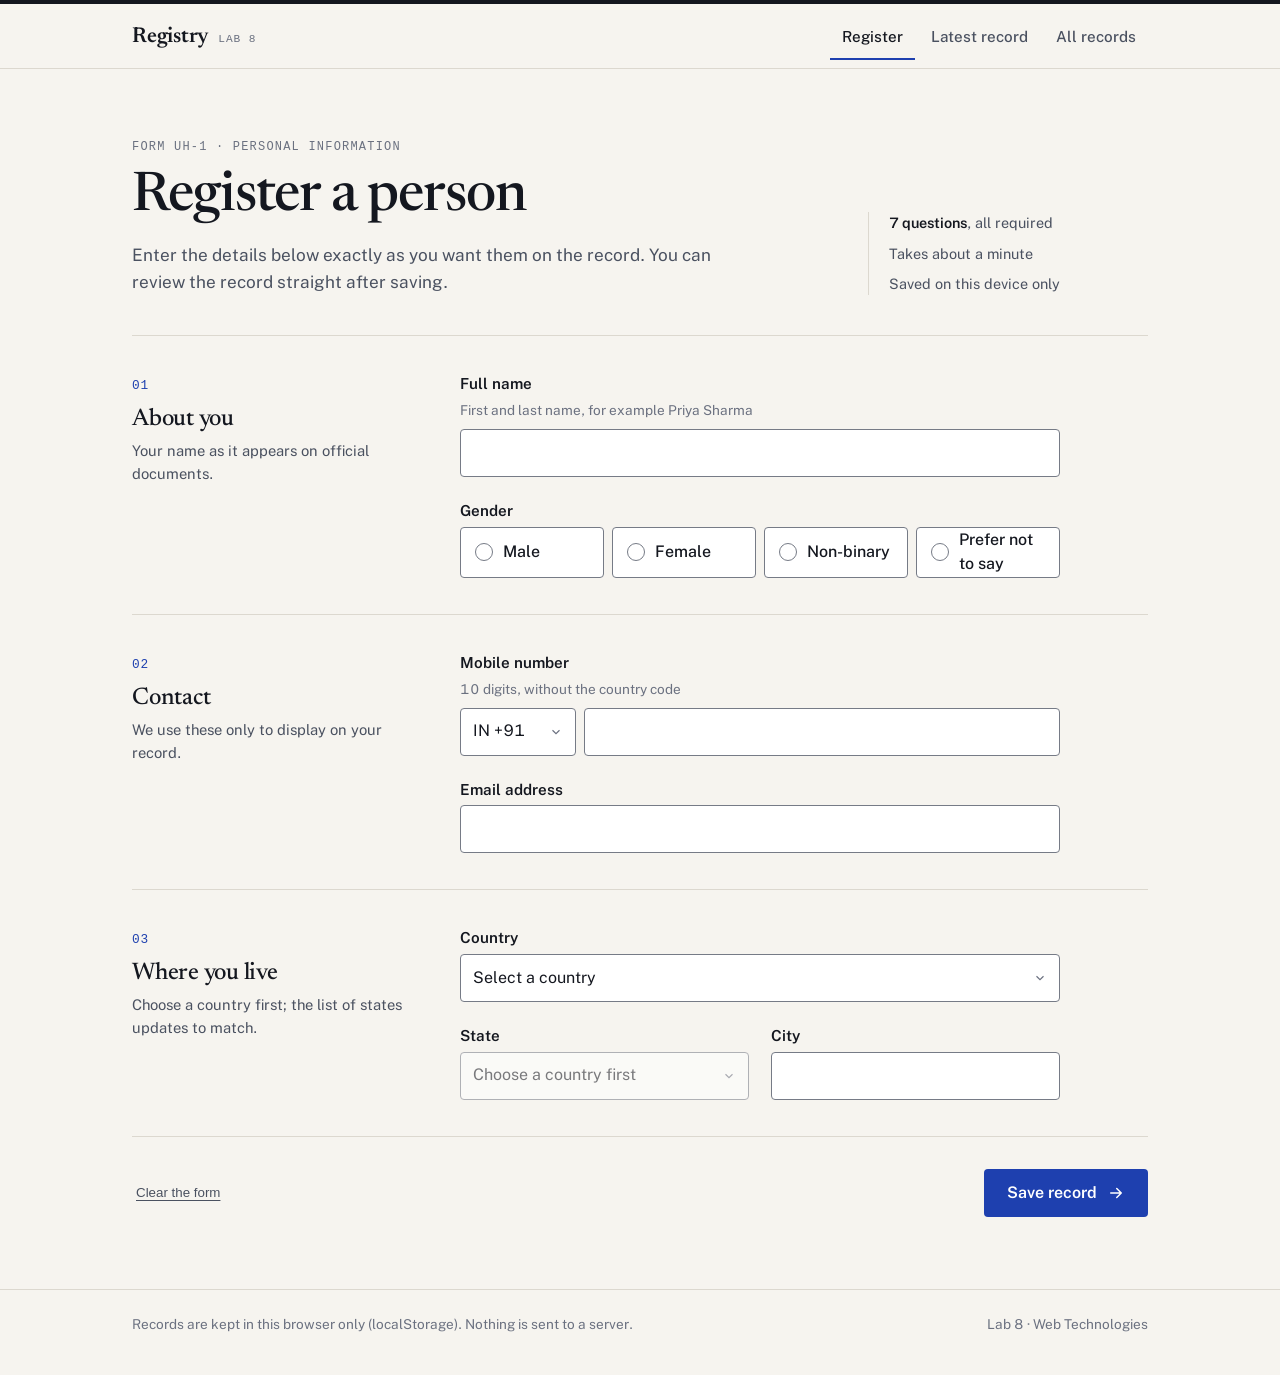
<file: index.html>
<!doctype html>
<html lang="en">
<head>
<meta charset="utf-8">
<meta name="viewport" content="width=device-width, initial-scale=1">
<title>Register · Registry</title>
<meta name="description" content="Register a person's name, gender, contact details and location.">
<meta name="theme-color" content="#f6f4ef">
<link rel="preconnect" href="https://fonts.googleapis.com">
<link rel="preconnect" href="https://fonts.gstatic.com" crossorigin>
<link href="https://fonts.googleapis.com/css2?family=Newsreader:opsz,wght@6..72,400;6..72,500;6..72,600&family=Public+Sans:wght@400;500;600&display=swap" rel="stylesheet">
<link rel="stylesheet" href="css/style.css">
<link rel="icon" href="data:image/svg+xml,%3Csvg xmlns='http://www.w3.org/2000/svg' viewBox='0 0 32 32'%3E%3Crect width='32' height='32' rx='4' fill='%2314171f'/%3E%3Ctext x='16' y='23' font-family='Georgia,serif' font-size='20' text-anchor='middle' fill='%23f6f4ef'%3ER%3C/text%3E%3C/svg%3E">
</head>
<body>
<a class="skip" href="#main">Skip to main content</a>
<header class="masthead">
  <div class="wrap">
    <a class="wordmark" href="index.html">Registry <small>Lab 8</small></a>
    <nav aria-label="Main"><ul>
      <li><a href="index.html" aria-current="page">Register</a></li>
      <li><a href="profile.html">Latest record</a></li>
      <li><a href="entries.html">All records</a></li>
    </ul></nav>
  </div>
</header>
<main id="main" class="wrap">
  <div class="page-head">
    <div>
      <p class="eyebrow">Form UH-1 · Personal information</p>
      <h1>Register a person</h1>
      <p class="lede">Enter the details below exactly as you want them on the record. You can review the record straight after saving.</p>
    </div>
    <ul class="facts">
      <li><strong>7 questions</strong>, all required</li>
      <li>Takes about a minute</li>
      <li>Saved on this device only</li>
    </ul>
  </div>

  <form id="userForm" novalidate>
    <div id="errorSummary" class="summary" role="alert" tabindex="-1" aria-labelledby="summaryTitle" hidden>
      <h2 id="summaryTitle">There is a problem</h2>
      <ul></ul>
    </div>

    <section class="section" aria-labelledby="s1">
      <div class="section-label">
        <span class="num">01</span>
        <h2 id="s1">About you</h2>
        <p>Your name as it appears on official documents.</p>
      </div>
      <div class="fields">
        <div class="field full" data-field="name">
          <label for="name">Full name</label>
          <span class="hint" id="name-hint">First and last name, for example Priya Sharma</span>
          <p class="error" id="name-err"><span class="sr-only">Error: </span><span></span></p>
          <input type="text" id="name" name="name" autocomplete="name" spellcheck="false" aria-describedby="name-hint name-err">
        </div>
        <fieldset class="field full" data-field="gender" aria-describedby="gender-err">
          <legend>Gender</legend>
          <p class="error" id="gender-err"><span class="sr-only">Error: </span><span></span></p>
          <div class="choices">
            <label class="choice"><input type="radio" id="g-male" name="gender" value="Male">Male</label>
            <label class="choice"><input type="radio" id="g-female" name="gender" value="Female">Female</label>
            <label class="choice"><input type="radio" id="g-other" name="gender" value="Non-binary">Non-binary</label>
            <label class="choice"><input type="radio" id="g-none" name="gender" value="Prefer not to say">Prefer not to say</label>
          </div>
        </fieldset>
      </div>
    </section>

    <section class="section" aria-labelledby="s2">
      <div class="section-label">
        <span class="num">02</span>
        <h2 id="s2">Contact</h2>
        <p>We use these only to display on your record.</p>
      </div>
      <div class="fields">
        <div class="field full" data-field="mobile">
          <label for="mobile">Mobile number</label>
          <span class="hint" id="mobile-hint">10 digits, without the country code</span>
          <p class="error" id="mobile-err"><span class="sr-only">Error: </span><span></span></p>
          <div class="phone">
            <select name="code" aria-label="Country calling code">
              <option value="+91">IN +91</option><option value="+1">US +1</option><option value="+1">CA +1</option>
              <option value="+44">GB +44</option><option value="+61">AU +61</option><option value="+49">DE +49</option>
              <option value="+971">AE +971</option><option value="+65">SG +65</option>
            </select>
            <input type="tel" id="mobile" name="mobile" inputmode="numeric" autocomplete="tel-national" aria-describedby="mobile-hint mobile-err">
          </div>
        </div>
        <div class="field full" data-field="email">
          <label for="email">Email address</label>
          <p class="error" id="email-err"><span class="sr-only">Error: </span><span></span></p>
          <input type="email" id="email" name="email" autocomplete="email" spellcheck="false" aria-describedby="email-err">
        </div>
      </div>
    </section>

    <section class="section" aria-labelledby="s3">
      <div class="section-label">
        <span class="num">03</span>
        <h2 id="s3">Where you live</h2>
        <p>Choose a country first; the list of states updates to match.</p>
      </div>
      <div class="fields">
        <div class="field full" data-field="country">
          <label for="country">Country</label>
          <p class="error" id="country-err"><span class="sr-only">Error: </span><span></span></p>
          <select id="country" name="country" autocomplete="country-name" aria-describedby="country-err">
            <option value="">Select a country</option>
          </select>
        </div>
        <div class="field" data-field="state">
          <label for="state">State</label>
          <p class="error" id="state-err"><span class="sr-only">Error: </span><span></span></p>
          <select id="state" name="state" autocomplete="address-level1" disabled aria-describedby="state-err">
            <option value="">Choose a country first</option>
          </select>
        </div>
        <div class="field" data-field="city">
          <label for="city">City</label>
          <p class="error" id="city-err"><span class="sr-only">Error: </span><span></span></p>
          <input type="text" id="city" name="city" autocomplete="address-level2" aria-describedby="city-err">
        </div>
      </div>
    </section>

    <div class="form-actions">
      <button type="reset" class="btn-text">Clear the form</button>
      <button type="submit" class="btn btn-primary">Save record
        <svg width="18" height="18" viewBox="0 0 24 24" fill="none" stroke="currentColor" stroke-width="2" stroke-linecap="round" stroke-linejoin="round" aria-hidden="true"><path d="M5 12h14M13 6l6 6-6 6"/></svg>
      </button>
    </div>
  </form>
</main>
<footer><div class="wrap"><span>Records are kept in this browser only (localStorage). Nothing is sent to a server.</span><span>Lab 8 · Web Technologies</span></div></footer>
<script src="js/app.js"></script>
<script src="js/form.js"></script>
</body>
</html>
</file>
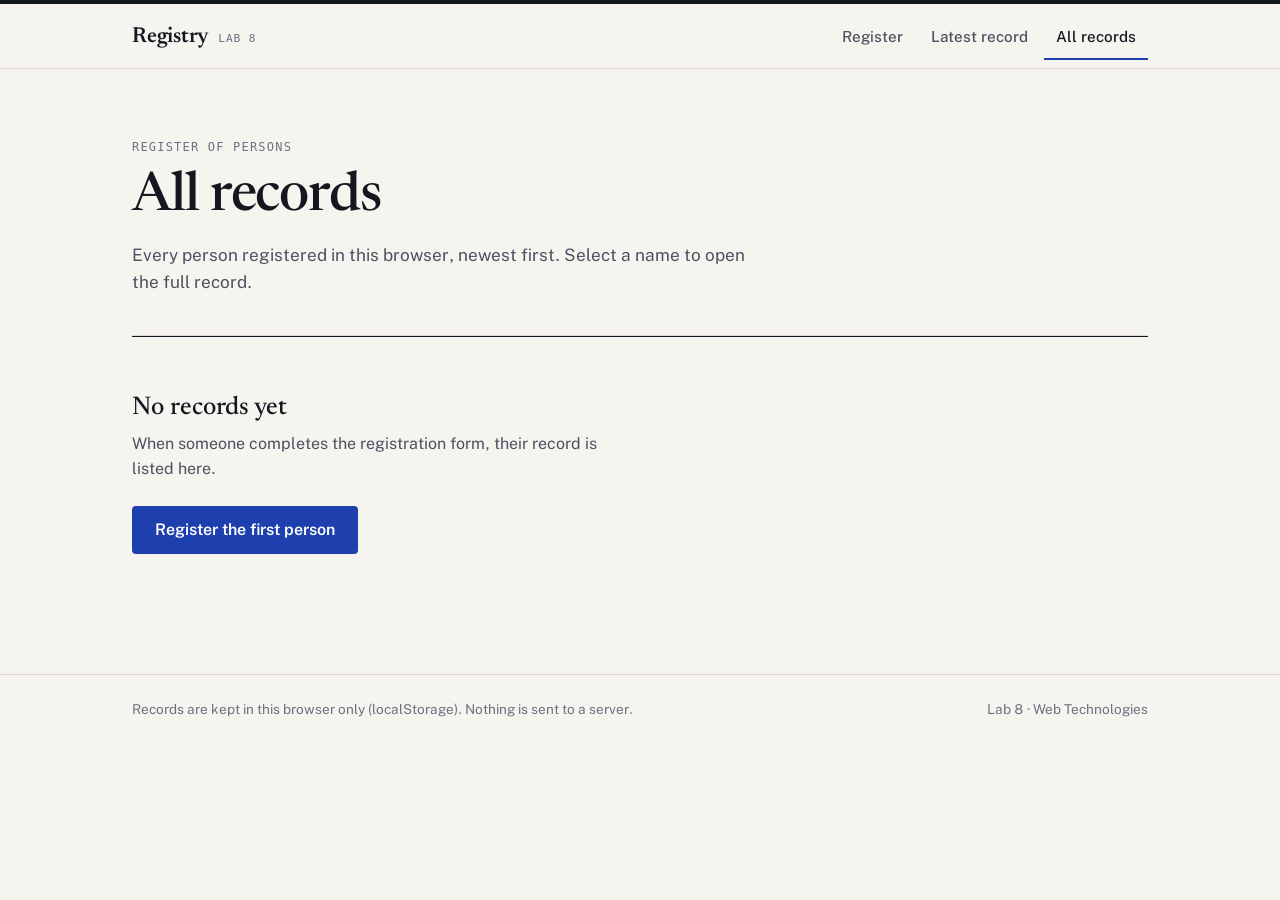
<file: entries.html>
<!doctype html>
<html lang="en">
<head>
<meta charset="utf-8">
<meta name="viewport" content="width=device-width, initial-scale=1">
<title>All records · Registry</title>
<meta name="description" content="Browse and search every saved registration record.">
<meta name="theme-color" content="#f6f4ef">
<link rel="preconnect" href="https://fonts.googleapis.com">
<link rel="preconnect" href="https://fonts.gstatic.com" crossorigin>
<link href="https://fonts.googleapis.com/css2?family=Newsreader:opsz,wght@6..72,400;6..72,500;6..72,600&family=Public+Sans:wght@400;500;600&display=swap" rel="stylesheet">
<link rel="stylesheet" href="css/style.css">
<link rel="icon" href="data:image/svg+xml,%3Csvg xmlns='http://www.w3.org/2000/svg' viewBox='0 0 32 32'%3E%3Crect width='32' height='32' rx='4' fill='%2314171f'/%3E%3Ctext x='16' y='23' font-family='Georgia,serif' font-size='20' text-anchor='middle' fill='%23f6f4ef'%3ER%3C/text%3E%3C/svg%3E">
</head>
<body>
<a class="skip" href="#main">Skip to main content</a>
<header class="masthead">
  <div class="wrap">
    <a class="wordmark" href="index.html">Registry <small>Lab 8</small></a>
    <nav aria-label="Main"><ul>
      <li><a href="index.html">Register</a></li>
      <li><a href="profile.html">Latest record</a></li>
      <li><a href="entries.html" aria-current="page">All records</a></li>
    </ul></nav>
  </div>
</header>
<main id="main" class="wrap">
  <div class="page-head">
    <div>
      <p class="eyebrow">Register of persons</p>
      <h1>All records</h1>
      <p class="lede">Every person registered in this browser, newest first. Select a name to open the full record.</p>
    </div>
  </div>
  <p id="live" class="sr-only" role="status"></p>
  <div id="list">
    <div class="ledger-tools">
      <div class="search">
        <label for="search">Search records</label>
        <input type="search" id="search" placeholder="Name, email, city, or record number" autocomplete="off">
      </div>
      <div class="ledger-meta">
        <span id="count" aria-live="polite"></span>
        <button id="clearAll" type="button" class="remove">Remove all</button>
      </div>
    </div>
    <table>
      <caption class="sr-only">Registered persons</caption>
      <thead><tr><th scope="col">No.</th><th scope="col">Name</th><th scope="col">Gender</th><th scope="col">Contact</th><th scope="col">Location</th><th scope="col"><span class="sr-only">Actions</span></th></tr></thead>
      <tbody></tbody>
    </table>
  </div>
  <div id="empty" class="empty" hidden>
    <h2>No records yet</h2>
    <p>When someone completes the registration form, their record is listed here.</p>
    <a class="btn btn-primary" href="index.html">Register the first person</a>
  </div>
</main>
<footer><div class="wrap"><span>Records are kept in this browser only (localStorage). Nothing is sent to a server.</span><span>Lab 8 · Web Technologies</span></div></footer>
<script src="js/app.js"></script>
<script src="js/entries.js"></script>
</body>
</html>
</file>
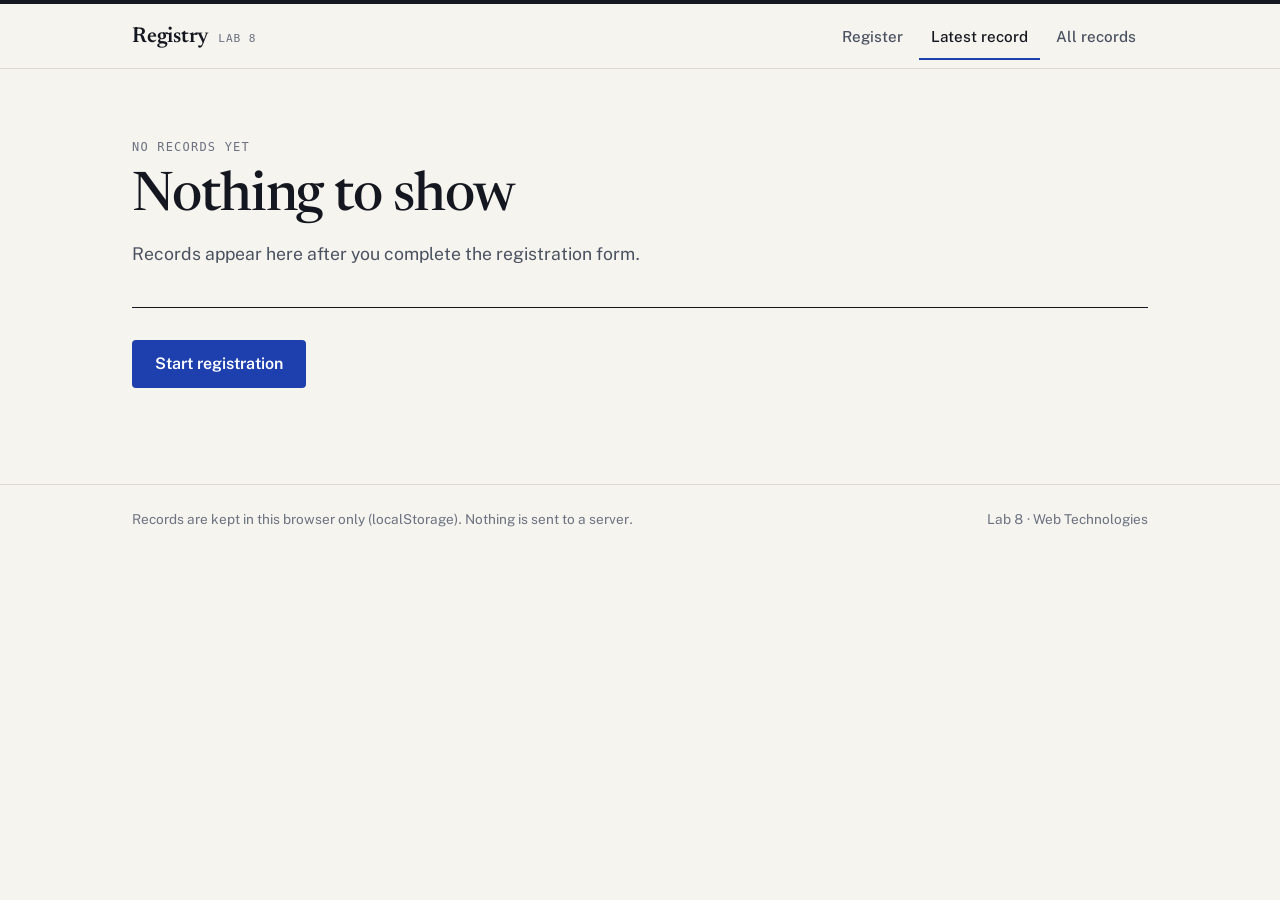
<file: profile.html>
<!doctype html>
<html lang="en">
<head>
<meta charset="utf-8">
<meta name="viewport" content="width=device-width, initial-scale=1">
<title>Record · Registry</title>
<meta name="description" content="View a saved registration record.">
<meta name="theme-color" content="#f6f4ef">
<link rel="preconnect" href="https://fonts.googleapis.com">
<link rel="preconnect" href="https://fonts.gstatic.com" crossorigin>
<link href="https://fonts.googleapis.com/css2?family=Newsreader:opsz,wght@6..72,400;6..72,500;6..72,600&family=Public+Sans:wght@400;500;600&display=swap" rel="stylesheet">
<link rel="stylesheet" href="css/style.css">
<link rel="icon" href="data:image/svg+xml,%3Csvg xmlns='http://www.w3.org/2000/svg' viewBox='0 0 32 32'%3E%3Crect width='32' height='32' rx='4' fill='%2314171f'/%3E%3Ctext x='16' y='23' font-family='Georgia,serif' font-size='20' text-anchor='middle' fill='%23f6f4ef'%3ER%3C/text%3E%3C/svg%3E">
</head>
<body>
<a class="skip" href="#main">Skip to main content</a>
<header class="masthead">
  <div class="wrap">
    <a class="wordmark" href="index.html">Registry <small>Lab 8</small></a>
    <nav aria-label="Main"><ul>
      <li><a href="index.html">Register</a></li>
      <li><a href="profile.html" aria-current="page">Latest record</a></li>
      <li><a href="entries.html">All records</a></li>
    </ul></nav>
  </div>
</header>
<main id="main" class="wrap">
  <article id="profile">
    <p class="notice" role="status" hidden>
      <svg width="20" height="20" viewBox="0 0 24 24" fill="none" stroke="currentColor" stroke-width="2.2" stroke-linecap="round" stroke-linejoin="round" aria-hidden="true"><path d="M20 6 9 17l-5-5"/></svg>
      Record saved. Here is what we stored.
    </p>
    <header class="record-head">
      <p class="eyebrow"></p>
      <h1></h1>
      <p class="sub"></p>
    </header>
    <dl class="record"></dl>
    <div class="record-actions">
      <div class="group">
        <a class="btn btn-primary" href="index.html">Register another person</a>
        <a class="btn btn-secondary" href="entries.html">See all records</a>
      </div>
      <button id="printBtn" type="button" class="btn-text">Print this record</button>
    </div>
    <nav class="pager" aria-label="Records"></nav>
  </article>
  <template id="emptyTpl">
    <div class="record-head">
      <p class="eyebrow">No records yet</p>
      <h1>Nothing to show</h1>
      <p class="sub">Records appear here after you complete the registration form.</p>
    </div>
    <div class="record-actions"><a class="btn btn-primary" href="index.html">Start registration</a></div>
  </template>
</main>
<footer><div class="wrap"><span>Records are kept in this browser only (localStorage). Nothing is sent to a server.</span><span>Lab 8 · Web Technologies</span></div></footer>
<script src="js/app.js"></script>
<script src="js/profile.js"></script>
</body>
</html>
</file>
<file: css/style.css>
/* Design system: "Accessible & Ethical" + Swiss minimal (UI/UX Pro Max).
   One accent, hairline rules, no gradients, serif display + sans UI. */
:root{
  --paper:#f6f4ef; --surface:#ffffff; --ink:#14171f; --ink-2:#4a5160; --ink-3:#6b7180;
  --rule:#dcd8cf; --rule-strong:#14171f; --field:#767b86;
  --accent:#1e40af; --accent-hover:#1a3696; --on-accent:#ffffff; --accent-wash:#e9eefb;
  --danger:#b42318; --danger-wash:#fdeceb; --success:#146c43; --success-wash:#e7f4ec;
  --serif:"Newsreader",Georgia,"Times New Roman",serif;
  --sans:"Public Sans",system-ui,-apple-system,"Segoe UI",Roboto,sans-serif;
  --mono:ui-monospace,"SF Mono",Menlo,Consolas,monospace;
  --r:4px; --ease:cubic-bezier(.2,.7,.2,1);
  color-scheme:light;
}
@media (prefers-color-scheme:dark){:root:not([data-theme="light"]){
  --paper:#111215; --surface:#18191e; --ink:#ecebe6; --ink-2:#b2b6bf; --ink-3:#8d929c;
  --rule:#2b2d33; --rule-strong:#ecebe6; --field:#6f7480;
  --accent:#9db2ff; --accent-hover:#b8c7ff; --on-accent:#0d1430; --accent-wash:#1b2240;
  --danger:#ff8f86; --danger-wash:#2c1614; --success:#7ed6a5; --success-wash:#12261b;
  color-scheme:dark;
}}
*,*::before,*::after{box-sizing:border-box}
html{-webkit-text-size-adjust:100%}
body{margin:0;background:var(--paper);color:var(--ink);font:400 16px/1.55 var(--sans);-webkit-font-smoothing:antialiased;font-variant-numeric:tabular-nums}
a{color:var(--accent);text-underline-offset:3px;text-decoration-thickness:1px}
a:hover{text-decoration-thickness:2px}
:focus-visible{outline:3px solid var(--accent);outline-offset:2px}
.skip{position:absolute;left:-9999px}.skip:focus{left:16px;top:12px;z-index:9;background:var(--surface);padding:8px 12px}
.wrap{max-width:1080px;margin:0 auto;padding:0 16px}
@media (min-width:720px){.wrap{padding:0 32px}}
.sr-only{position:absolute;width:1px;height:1px;overflow:hidden;clip:rect(0 0 0 0);white-space:nowrap}

/* Masthead */
.masthead{border-top:4px solid var(--rule-strong);border-bottom:1px solid var(--rule);background:var(--paper)}
.masthead .wrap{padding-top:10px;padding-bottom:6px;display:flex;align-items:center;justify-content:space-between;gap:16px;min-height:64px;flex-wrap:wrap}
.wordmark{font:600 1.35rem/1 var(--serif);color:var(--ink);text-decoration:none;letter-spacing:-.01em;display:flex;align-items:baseline;gap:10px}
.wordmark small{font:500 .7rem/1 var(--mono);color:var(--ink-3);letter-spacing:.08em;text-transform:uppercase}
.masthead nav ul{list-style:none;margin:0;padding:0;display:flex;gap:4px}
.masthead nav a{display:flex;align-items:center;min-height:44px;padding:0 12px;color:var(--ink-2);text-decoration:none;font-weight:500;font-size:.95rem;border-bottom:2px solid transparent;transition:color .15s var(--ease),border-color .15s var(--ease)}
.masthead nav a:hover{color:var(--ink)}
.masthead nav a[aria-current="page"]{color:var(--ink);border-bottom-color:var(--accent)}

/* Page heading */
.page-head{padding:48px 0 32px;border-bottom:1px solid var(--rule);display:grid;gap:24px}
@media (min-width:860px){.page-head{grid-template-columns:1fr 280px;align-items:end;padding:72px 0 40px}}
.eyebrow{font:500 .75rem/1 var(--mono);letter-spacing:.1em;text-transform:uppercase;color:var(--ink-3);margin:0 0 16px}
h1{font:500 clamp(2.2rem,5vw,3.4rem)/1.05 var(--serif);letter-spacing:-.02em;margin:0;text-wrap:balance}
.lede{color:var(--ink-2);font-size:1.075rem;max-width:56ch;margin:16px 0 0}
.facts{margin:0;padding:0;list-style:none;font-size:.9rem;color:var(--ink-2);border-left:1px solid var(--rule);padding-left:20px;display:grid;gap:8px}
.facts strong{color:var(--ink);font-weight:600}

/* Form sections: label column + fields column */
.section{display:grid;gap:20px;padding:36px 0;border-bottom:1px solid var(--rule)}
@media (min-width:860px){.section{grid-template-columns:280px 1fr;gap:48px}}
.section-label .num{font:500 .8rem/1 var(--mono);color:var(--accent);letter-spacing:.06em}
.section-label h2{font:500 1.5rem/1.2 var(--serif);margin:8px 0 6px;letter-spacing:-.01em}
.section-label p{margin:0;color:var(--ink-2);font-size:.92rem;max-width:32ch}
.fields{display:grid;gap:22px;grid-template-columns:1fr;max-width:600px}
@media (min-width:600px){.fields{grid-template-columns:1fr 1fr}.full{grid-column:1/-1}}
fieldset{border:0;margin:0;padding:0;min-width:0}
.field>label,.field legend{display:block;font-weight:600;font-size:.95rem;margin-bottom:4px;padding:0}
.hint{display:block;color:var(--ink-3);font-size:.85rem;margin:0 0 8px}
.opt{font-weight:400;color:var(--ink-3)}
input[type=text],input[type=email],input[type=tel],input[type=search],select{
  width:100%;min-height:48px;padding:10px 12px;font:inherit;color:var(--ink);background:var(--surface);
  border:1px solid var(--field);border-radius:var(--r);transition:border-color .15s var(--ease),box-shadow .15s var(--ease)}
input::placeholder{color:var(--ink-3);opacity:.8}
input:hover,select:hover{border-color:var(--ink)}
input:focus-visible,select:focus-visible{outline:3px solid var(--accent);outline-offset:0;border-color:var(--accent)}
select{appearance:none;cursor:pointer;padding-right:40px;background-image:url("data:image/svg+xml,%3Csvg xmlns='http://www.w3.org/2000/svg' width='14' height='14' viewBox='0 0 24 24' fill='none' stroke='%236b7180' stroke-width='2'%3E%3Cpath d='m6 9 6 6 6-6'/%3E%3C/svg%3E");background-repeat:no-repeat;background-position:right 12px center}
select:disabled{cursor:not-allowed;opacity:.55}
.phone{display:grid;grid-template-columns:116px 1fr;gap:8px}

/* Radios with a visible control */
.choices{display:grid;grid-template-columns:repeat(auto-fit,minmax(130px,1fr));gap:8px}
.choice{position:relative;display:flex;align-items:center;gap:10px;min-height:48px;padding:0 14px;border:1px solid var(--field);border-radius:var(--r);background:var(--surface);cursor:pointer;font-weight:500;transition:border-color .15s var(--ease),background-color .15s var(--ease)}
.choice:hover{border-color:var(--ink)}
.choice input{appearance:none;margin:0;width:18px;height:18px;flex:none;border:1.5px solid var(--field);border-radius:50%;display:grid;place-items:center;cursor:pointer}
.choice input::after{content:"";width:8px;height:8px;border-radius:50%;background:var(--accent);transform:scale(0);transition:transform .15s var(--ease)}
.choice input:checked{border-color:var(--accent)}
.choice input:checked::after{transform:scale(1)}
.choice:has(input:checked){border-color:var(--accent);background:var(--accent-wash)}
.choice input:focus-visible{outline:3px solid var(--accent);outline-offset:2px}

/* Errors */
.error{display:none;color:var(--danger);font-weight:600;font-size:.88rem;margin:0 0 8px}
.field.invalid .error{display:flex;gap:6px;align-items:flex-start}
.error::before{content:"";flex:none;width:14px;height:14px;margin-top:3px;background:currentColor;-webkit-mask:url("data:image/svg+xml,%3Csvg xmlns='http://www.w3.org/2000/svg' viewBox='0 0 24 24'%3E%3Cpath d='M12 2a10 10 0 1 0 0 20 10 10 0 0 0 0-20Zm1 15h-2v-2h2v2Zm0-4h-2V7h2v6Z'/%3E%3C/svg%3E") center/contain no-repeat;mask:url("data:image/svg+xml,%3Csvg xmlns='http://www.w3.org/2000/svg' viewBox='0 0 24 24'%3E%3Cpath d='M12 2a10 10 0 1 0 0 20 10 10 0 0 0 0-20Zm1 15h-2v-2h2v2Zm0-4h-2V7h2v6Z'/%3E%3C/svg%3E") center/contain no-repeat}
.field.invalid{border-left:3px solid var(--danger);padding-left:10px;margin-left:-13px}
@media (min-width:720px){.field.invalid{padding-left:13px;margin-left:-16px}}
.field.invalid input,.field.invalid select:not([name=code]),.field.invalid .choice{border-color:var(--danger)}
.summary{border:2px solid var(--danger);background:var(--surface);padding:20px 24px;margin:32px 0 0;border-radius:var(--r)}
.summary:focus{outline:3px solid var(--accent);outline-offset:3px}
.summary h2{font:600 1.15rem/1.3 var(--sans);margin:0 0 8px}
.summary ul{margin:0;padding-left:20px}
.summary li{margin:4px 0}
.summary a{color:var(--danger);font-weight:600}

/* Buttons */
.form-actions{display:flex;justify-content:space-between;align-items:center;gap:16px;flex-wrap:wrap;padding:32px 0 8px}
.btn{display:inline-flex;align-items:center;justify-content:center;gap:10px;min-height:48px;padding:0 22px;font:600 1rem/1 var(--sans);border-radius:var(--r);border:1px solid transparent;cursor:pointer;text-decoration:none;transition:background-color .15s var(--ease),border-color .15s var(--ease),color .15s var(--ease)}
.btn-primary{background:var(--accent);color:var(--on-accent)}
.btn-primary:hover{background:var(--accent-hover)}
.btn-primary:active{transform:translateY(1px)}
.btn-secondary{background:var(--surface);color:var(--ink);border-color:var(--field)}
.btn-secondary:hover{border-color:var(--ink)}
.btn-text{background:none;border:0;color:var(--ink-2);text-decoration:underline;text-underline-offset:3px;padding:0 4px;min-height:44px}
.btn-text:hover{color:var(--ink)}
.btn svg{flex:none}

/* Status banner */
.notice{display:flex;gap:12px;align-items:center;padding:14px 18px;border-radius:var(--r);margin:24px 0 0;font-weight:500;background:var(--success-wash);color:var(--success);border:1px solid currentColor}
.notice[hidden]{display:none}

/* Profile record */
.record-head{padding:48px 0 32px;border-bottom:1px solid var(--rule-strong)}
@media (min-width:860px){.record-head{padding:72px 0 40px}}
.record-head .sub{color:var(--ink-2);font-size:1.1rem;margin:14px 0 0}
.record{margin:0;display:grid}
.record>div{display:grid;gap:4px;padding:18px 0;border-bottom:1px solid var(--rule)}
@media (min-width:720px){.record>div{grid-template-columns:240px 1fr;gap:24px;align-items:baseline}}
.record dt{font:500 .75rem/1.4 var(--mono);letter-spacing:.1em;text-transform:uppercase;color:var(--ink-3)}
.record dd{margin:0;font-size:1.15rem;overflow-wrap:anywhere}
.record-actions{display:flex;gap:12px;flex-wrap:wrap;justify-content:space-between;align-items:center;padding:32px 0}
.record-actions .group{display:flex;gap:12px;flex-wrap:wrap}
.pager{display:flex;justify-content:space-between;gap:16px;border-top:1px solid var(--rule);padding:20px 0;font-weight:500}
.pager a{text-decoration:none;min-height:44px;display:inline-flex;align-items:center;gap:8px}
.pager a:hover{text-decoration:underline}
.pager span{color:var(--ink-3);min-height:44px;display:inline-flex;align-items:center}
td .muted+*,td div>span:first-child{display:block}

/* Ledger */
.ledger-tools{display:flex;justify-content:space-between;align-items:end;gap:16px;flex-wrap:wrap;padding:28px 0 16px}
.ledger-tools .search{flex:1 1 280px;max-width:380px}
.ledger-tools label{display:block;font-weight:600;font-size:.95rem;margin-bottom:6px}
.ledger-meta{display:flex;align-items:center;gap:16px;color:var(--ink-2);font-size:.92rem}
table{width:100%;border-collapse:collapse;border-top:1px solid var(--rule-strong)}
th{font:500 .72rem/1.3 var(--mono);letter-spacing:.1em;text-transform:uppercase;color:var(--ink-3);text-align:left;padding:14px 12px 12px 0;border-bottom:1px solid var(--rule-strong);white-space:nowrap}
td{padding:16px 12px 16px 0;border-bottom:1px solid var(--rule);vertical-align:top}
td.num{font-family:var(--mono);color:var(--ink-3);font-size:.85rem;padding-top:19px}
td.name a{font:500 1.1rem/1.3 var(--serif);color:var(--ink);text-decoration:none}
td.name a:hover{color:var(--accent);text-decoration:underline}
td .muted{display:block;color:var(--ink-3);font-size:.85rem}
td.act{text-align:right;padding-right:0}
.remove{background:none;border:0;font:500 .9rem var(--sans);color:var(--ink-3);cursor:pointer;min-height:44px;padding:0 4px;text-decoration:underline;text-underline-offset:3px}
.remove:hover{color:var(--danger)}
tbody tr{transition:background-color .15s var(--ease)}
tbody tr:hover{background:color-mix(in srgb,var(--surface) 70%,transparent)}
@media (max-width:759px){
  thead{position:absolute;width:1px;height:1px;overflow:hidden;clip:rect(0 0 0 0)}
  table,tbody,tr,td{display:block}
  tr{padding:16px 0;border-bottom:1px solid var(--rule)}
  td{border:0;padding:3px 0;display:grid;grid-template-columns:96px 1fr;gap:12px}
  td::before{content:attr(data-label);font:500 .7rem/1.9 var(--mono);letter-spacing:.08em;text-transform:uppercase;color:var(--ink-3)}
  td.num,td.name,td.act{display:block;padding-top:0}
  td.num::before,td.name::before,td.act::before{content:none}
  td.name{margin:2px 0 8px}
  td.act{text-align:left;margin-top:4px}
}
.empty{padding:56px 0;border-top:1px solid var(--rule-strong)}
.empty h2{font:500 1.6rem/1.2 var(--serif);margin:0 0 8px}
.empty p{color:var(--ink-2);margin:0 0 24px;max-width:48ch}

footer{border-top:1px solid var(--rule);margin-top:64px;padding:24px 0 40px;color:var(--ink-3);font-size:.85rem}
footer .wrap{display:flex;justify-content:space-between;gap:16px;flex-wrap:wrap}

@media (prefers-reduced-motion:reduce){*,*::before,*::after{transition:none!important}}
@media print{
  .masthead nav,.record-actions,.pager,footer,.notice,.skip{display:none!important}
  body{background:#fff;color:#000}
}
</file>
